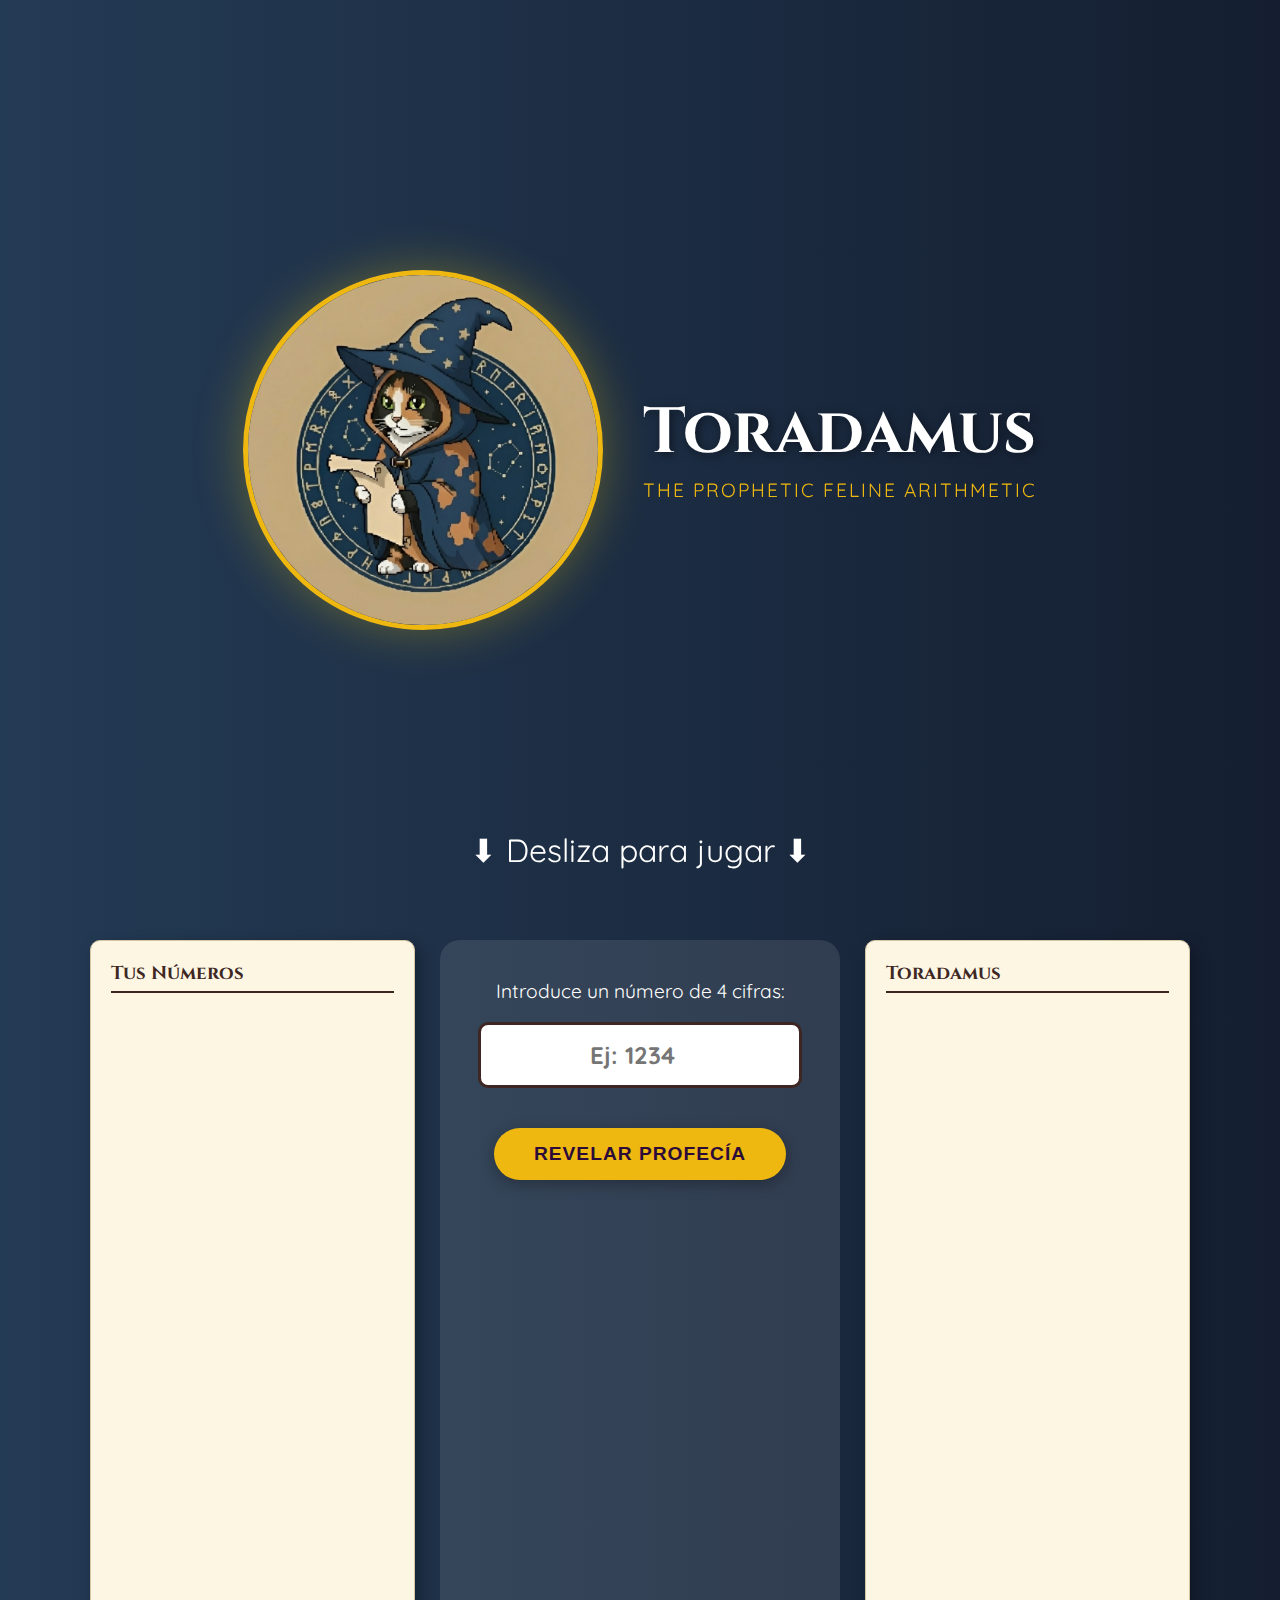
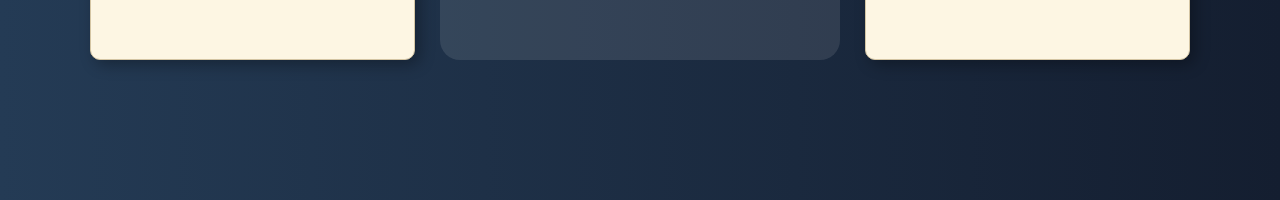
<file: docs/index.html>
<!DOCTYPE html>
<html lang="es">
<head>
    <meta charset="UTF-8">
    <meta name="viewport" content="width=device-width, initial-scale=1.0">
    <title>Toradamus - El Oráculo Aritmético</title>
    <link href="https://fonts.googleapis.com/css2?family=Cinzel:wght@700&family=Quicksand:wght@400;700&display=swap" rel="stylesheet">
    <link rel="stylesheet" href="styles.css">
</head>
<body>

    <header id="main-header">
        <div class="header-content">
            <img src="unnamed.jpg" alt="Toradamus" class="header-img">
            <div class="header-text">
                <h1>Toradamus</h1>
                <div class="subtitle">The Prophetic Feline Arithmetic</div>
            </div>
        </div>
        <div class="scroll-indicator">⬇ Desliza para jugar ⬇</div>
    </header>

    <div class="game-wrapper">
        <div class="game-layout">
            <div class="side-panel">
                <h3>Tus Números</h3>
                <div id="user-history"></div>
            </div>

            <div class="main-panel">
                <div id="running-sum-container" class="running-sum-container">
                    Σ: <span id="running-sum-val">0</span>
                </div>

                <div id="input-area" style="width: 100%; display: flex; flex-direction: column; align-items: center;">
                    <p id="instruction" style="color:white; font-size:1.2rem;">Introduce un número de 4 cifras:</p>
                    <input type="number" id="main-input" placeholder="Ej: 1234" onkeydown="if(event.key==='Enter') processInput()">
                    <br><br>
                    <button id="action-btn" onclick="processInput()">Revelar Profecía</button>
                    
                    <div id="wisdom-quote"></div>

                    <div id="end-game-buttons" style="display:none; flex-direction:column; gap:10px; width:100%; align-items:center;">
                        <button id="new-game-btn" class="btn-new-game" onclick="resetGame()">🔮 JUGAR DE NUEVO</button>
                        <button id="share-btn" class="btn-share" onclick="shareResults()">Compartir Sabiduría</button>
                    </div>
                </div>

                <div id="prediction-box" class="prediction-display">
                    <span style="font-size: 1rem; display:block; opacity: 0.8; font-weight:normal;">Predicción Final:</span>
                    <span id="prediction-val"></span>
                </div>
            </div>

            <div class="side-panel">
                <h3>Toradamus</h3>
                <div id="bot-history"></div>
            </div>
        </div>
    </div>

    <script src="script.js"></script>
</body>
</html>
</file>
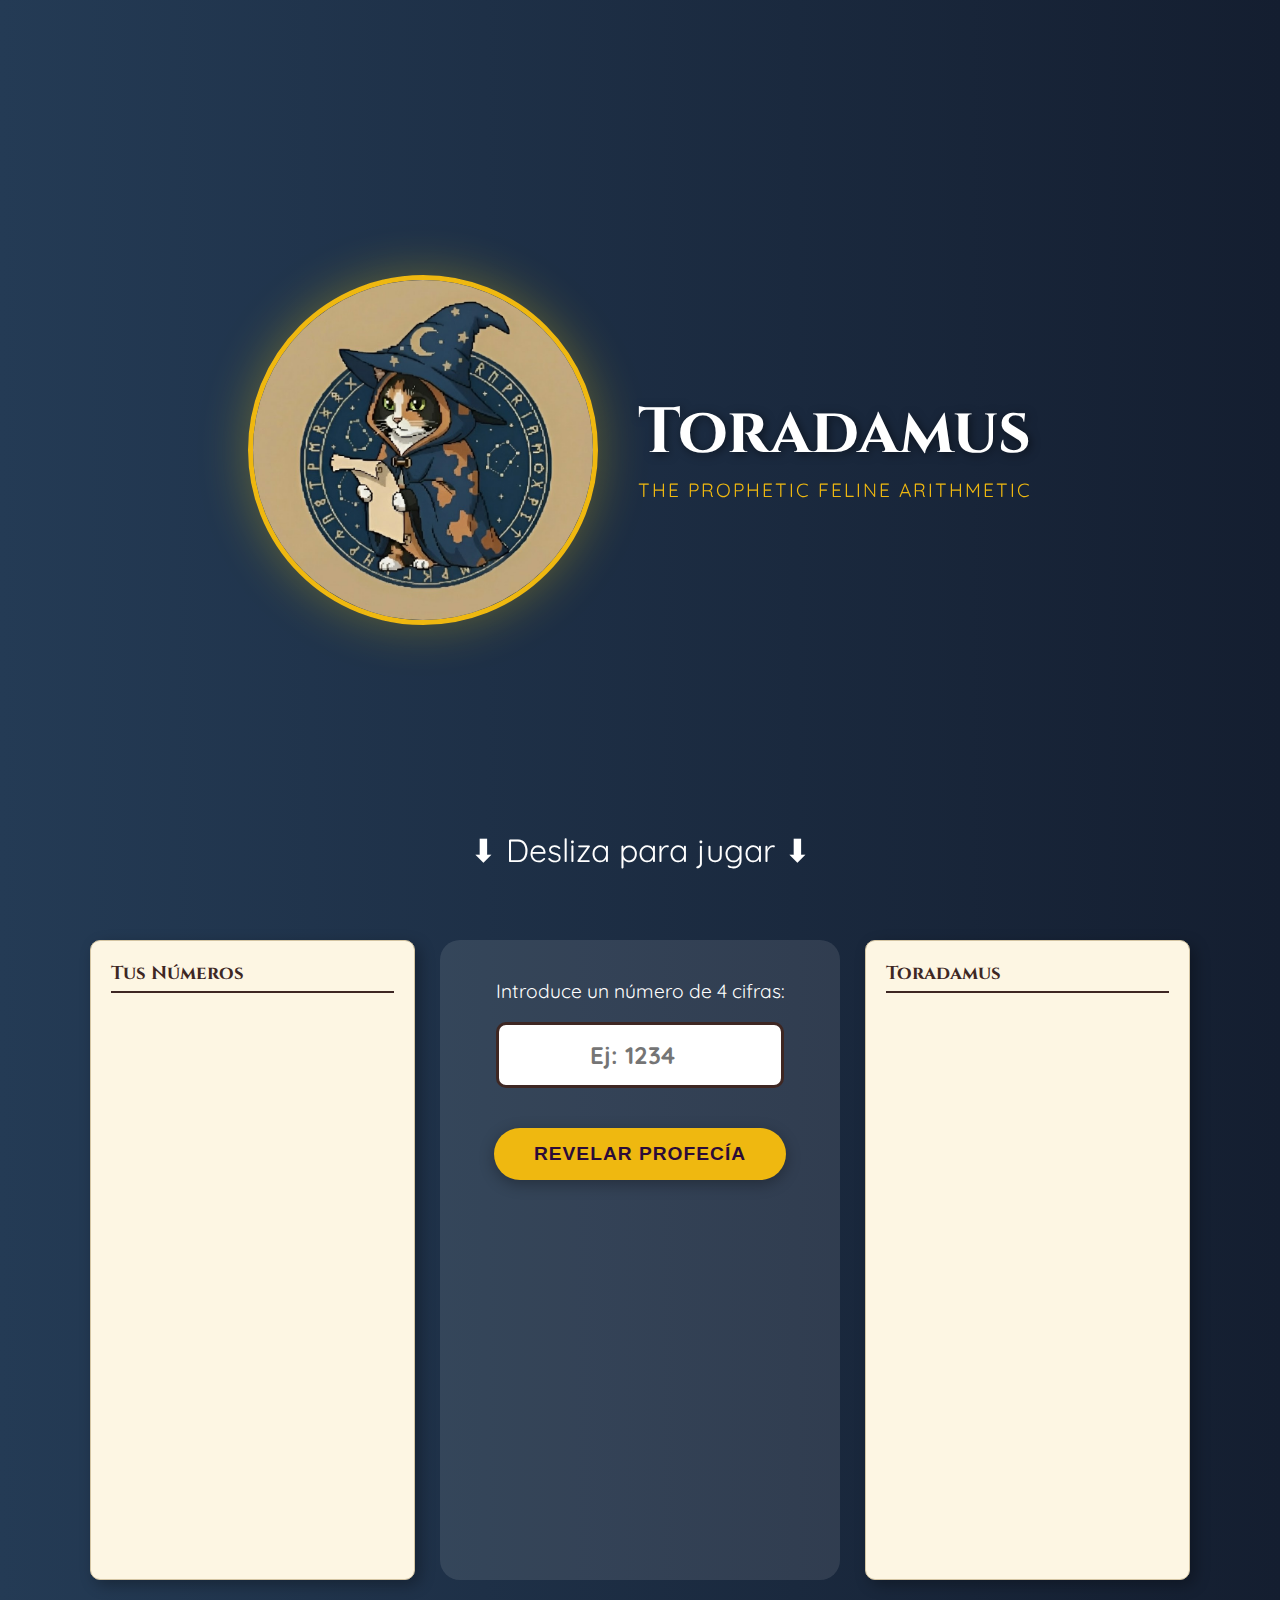
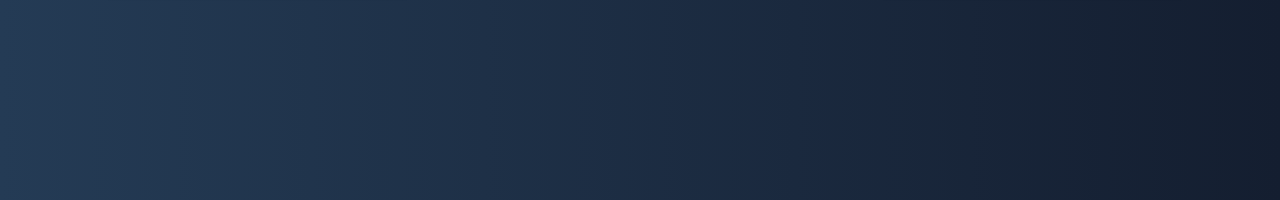
<file: frontend/index.html>
<!DOCTYPE html>
<html lang="es">
<head>
    <meta charset="UTF-8">
    <meta name="viewport" content="width=device-width, initial-scale=1.0">
    <title>Toradamus - El Oráculo Aritmético</title>
    
    <!-- Fuentes de Google -->
    <link href="https://fonts.googleapis.com/css2?family=Cinzel:wght@700&family=Quicksand:wght@400;700&display=swap" rel="stylesheet">
    
    <!-- Estilos CSS Modularizados -->
    <link rel="stylesheet" href="css/styles.css">
    <link rel="stylesheet" href="css/header.css">
    <link rel="stylesheet" href="css/game.css">
    <link rel="stylesheet" href="css/animations.css">
</head>
<body>

    <!--==========================================
        HEADER ANIMADO
        ========================================== -->
    <header id="main-header">
        <div class="header-content">
            <img src="assets/Toradamus.jpg" alt="Toradamus" class="header-img">
            <div class="header-text">
                <h1>Toradamus</h1>
                <div class="subtitle">The Prophetic Feline Arithmetic</div>
            </div>
        </div>
        <div class="scroll-indicator">⬇ Desliza para jugar ⬇</div>
    </header>

    <!--==========================================
        CONTENEDOR DEL JUEGO
        ========================================== -->
    <div class="game-wrapper">
        <div class="game-layout">
            
            <!-- Panel Izquierdo: Historial del Usuario -->
            <div class="side-panel">
                <h3>Tus Números</h3>
                <div id="user-history"></div>
            </div>

            <!-- Panel Central: Área de Juego -->
            <div class="main-panel">
                <!-- Suma Acumulada -->
                <div id="running-sum-container" class="running-sum-container">
                    Σ: <span id="running-sum-val">0</span>
                </div>

                <!-- Área de Input -->
                <div id="input-area">
                    <p id="instruction">Introduce un número de 4 cifras:</p>
                    <input 
                        type="number" 
                        id="main-input" 
                        placeholder="Ej: 1234"
                    >
                    <br><br>
                    <button id="action-btn">Revelar Profecía</button>
                    
                    <div id="wisdom-quote"></div>

                    <!-- Botones de fin de juego -->
                    <div id="end-game-buttons">
                        <button id="new-game-btn" class="btn-new-game">🔮 JUGAR DE NUEVO</button>
                        <button id="share-btn" class="btn-share">Compartir Sabiduría</button>
                    </div>
                </div>

                <!-- Caja de Predicción -->
                <div id="prediction-box" class="prediction-display">
                    <span style="font-size: 1rem; display:block; opacity: 0.8; font-weight:normal;">
                        Predicción Final:
                    </span>
                    <span id="prediction-val"></span>
                </div>
            </div>

            <!-- Panel Derecho: Historial de Toradamus -->
            <div class="side-panel">
                <h3>Toradamus</h3>
                <div id="bot-history"></div>
            </div>
            
        </div>
    </div>

    <!--==========================================
        SCRIPTS JAVASCRIPT MODULARIZADOS
        ========================================== -->
    <script type="module" src="js/main.js"></script>

</body>
</html>
</file>
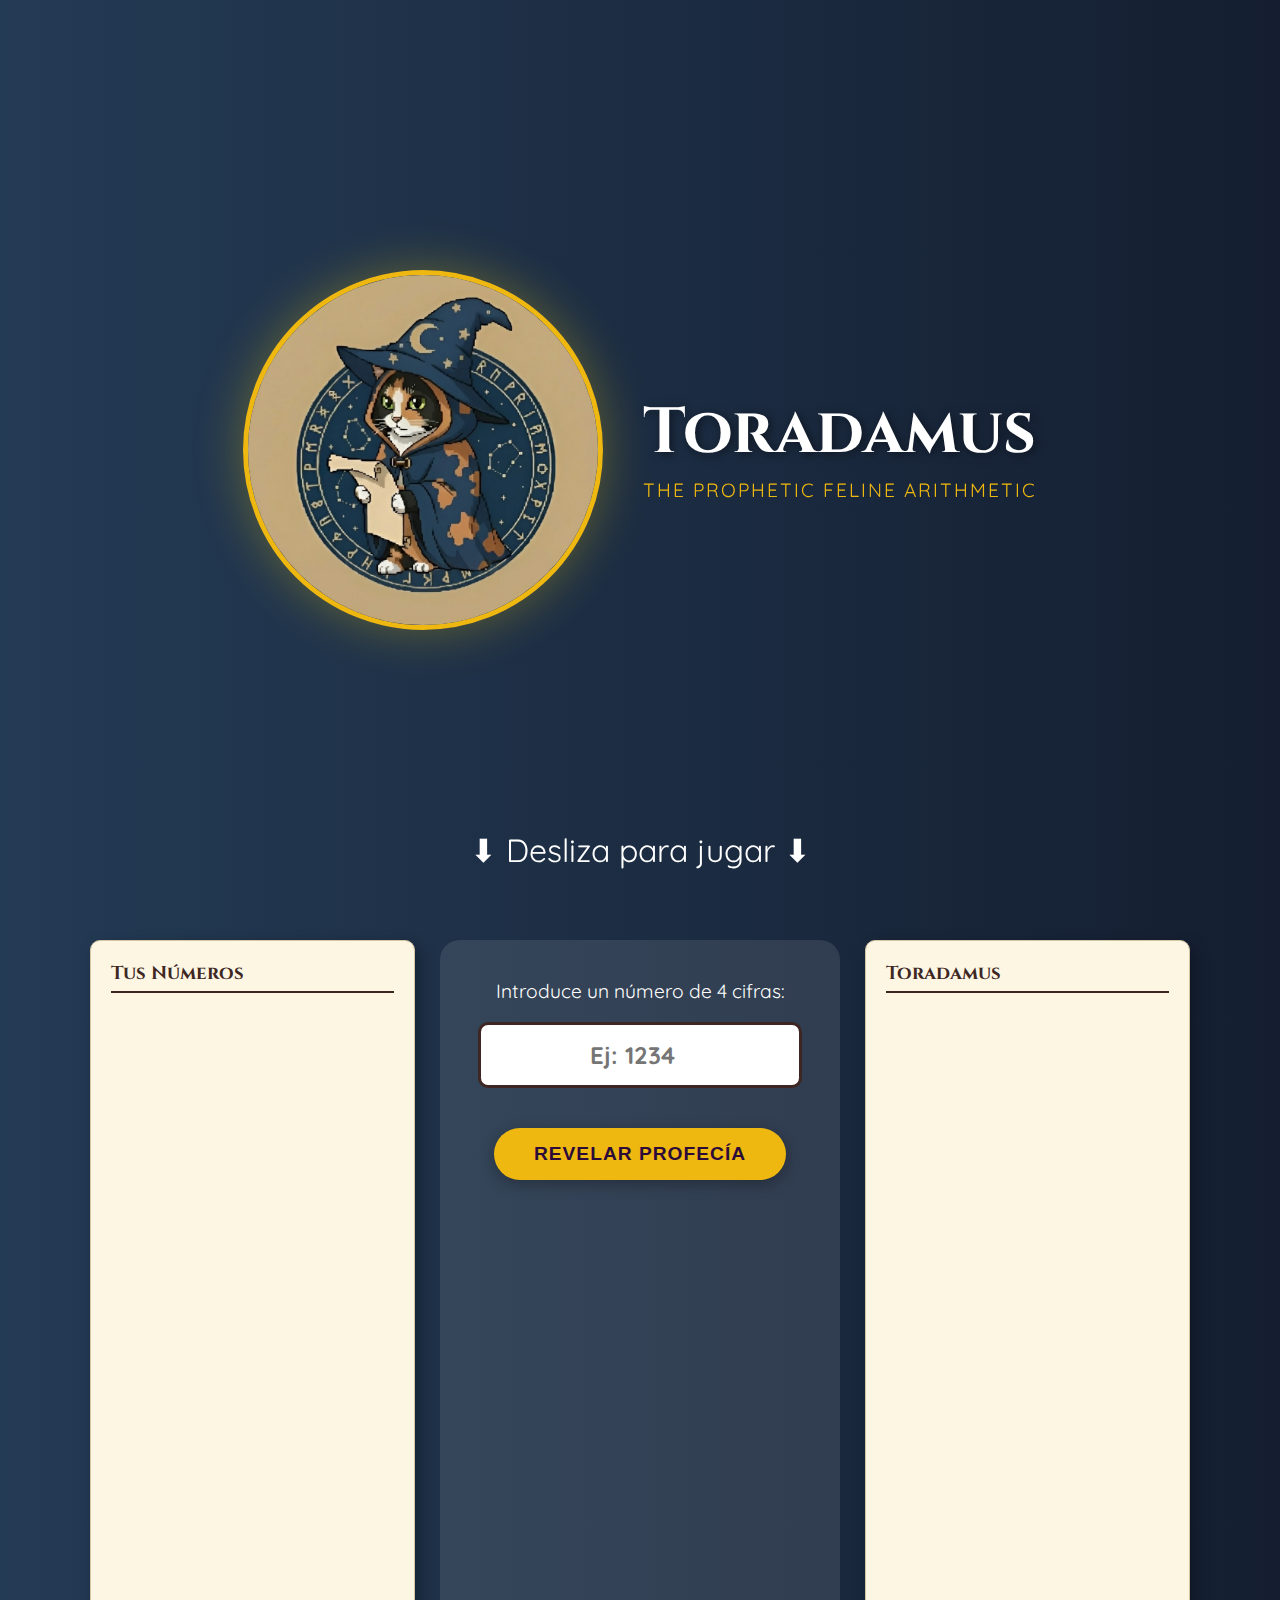
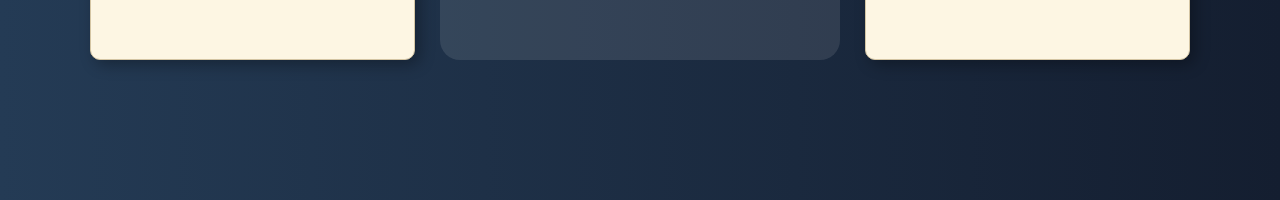
<file: docs/Toradamus_monolito.html>
<!DOCTYPE html>
<html lang="es">
<head>
    <meta charset="UTF-8">
    <meta name="viewport" content="width=device-width, initial-scale=1.0">
    <title>Toradamus - El Oráculo Aritmético</title>
    <link href="https://fonts.googleapis.com/css2?family=Cinzel:wght@700&family=Quicksand:wght@400;700&display=swap" rel="stylesheet">
    <style>
        :root {
            /* Paleta Inicial: Azul Profundo */
            --bg-start: #1a2a6c;
            --bg-mid: #b21f1f;
            --bg-end: #fdbb2d;
            
            --main-bg: #141E30; /* Azul oscuro elegante */
            --gradient-bg: linear-gradient(to right, #243B55, #141E30);
            
            --final-bg: #2c0b38; /* Púrpura místico para el final */
            --final-gradient: linear-gradient(to right,  #c9b084,#243B55);

            --accent-gold: #efb810;
            --text-light: #ffffff;
            --panel-paper: #fdf6e3; /* Color pergamino para los paneles */
            --text-dark: #1a3a5a;
        }

        body {
            background: var(--main-bg);
            background: var(--gradient-bg);
            color: var(--text-dark);
            font-family: 'Quicksand', sans-serif;
            margin: 0;
            padding: 0;
            min-height: 100vh;
            transition: background 1.5s ease;
            overflow-x: hidden;
        }

        /* Estado final del body */
        body.magic-end {
            background: var(--final-bg);
            background: var(--final-gradient);
        }

        /* --- HEADER ANIMADO --- */
        header {
            position: fixed;
            top: 0;
            left: 0;
            width: 100%;
            height: 100vh; /* Ocupa toda la pantalla al inicio */
            display: flex;
            align-items: center;
            justify-content: center;
            background: transparent;
            z-index: 100;
            transition: all 0.6s cubic-bezier(0.25, 0.8, 0.25, 1);
            padding: 0 5%;
            box-sizing: border-box;
        }

        /* Contenedor interno para dividir 50/50 */
        .header-content {
            display: flex;
            align-items: center;
            justify-content: center;
            width: 100%;
            max-width: 1200px;
            gap: 40px;
            transition: all 0.6s ease;
        }

        .header-img {
            width: 350px;
            height: 350px;
            object-fit: cover;
            border-radius: 50%;
            box-shadow: 0 0 50px rgba(255, 215, 0, 0.3);
            border: 5px solid var(--accent-gold);
            transition: all 0.6s ease;
        }

        .header-text {
            color: var(--text-light);
            text-align: left;
            transition: all 0.6s ease;
        }

        .header-text h1 {
            font-family: 'Cinzel', serif;
            font-size: 4rem;
            margin: 0;
            text-shadow: 2px 2px 10px rgba(0,0,0,0.5);
            line-height: 1.1;
        }

        .header-text .subtitle {
            font-size: 1.2rem;
            letter-spacing: 2px;
            text-transform: uppercase;
            color: var(--accent-gold);
            margin-top: 10px;
        }

        /* Flecha para indicar scroll */
        .scroll-indicator {
            position: absolute;
            bottom: 30px;
            left: 50%;
            transform: translateX(-50%);
            color: var(--text-light);
            font-size: 2rem;
            animation: bounce 2s infinite;
            opacity: 1;
            transition: opacity 0.3s;
        }

        /* --- ESTADO SCROLLED (Cabecera pequeña) --- */
        body.scrolled header {
            height: 100px; /* Altura reducida */
            background: rgba(20, 30, 48, 0.95); /* Fondo sólido semi-transparente */
            backdrop-filter: blur(10px);
            box-shadow: 0 4px 20px rgba(0,0,0,0.4);
            padding: 0 20px;
        }

        body.scrolled .header-content {
            justify-content: flex-start;
            gap: 20px;
        }

        body.scrolled .header-img {
            width: 70px;
            height: 70px;
            border-width: 2px;
            box-shadow: none;
        }

        body.scrolled .header-text h1 {
            font-size: 1.8rem;
        }
        
        body.scrolled .subtitle h1 {
            font-size:  1.8rem;
        }

        body.scrolled .scroll-indicator {
            opacity: 0;
            pointer-events: none;
        }

        /* --- CONTENEDOR DEL JUEGO --- */
        .game-wrapper {
            margin-top: 100vh; /* Empuja el juego debajo de la cabecera inicial */
            padding: 40px 20px;
            display: flex;
            justify-content: center;
            min-height: 80vh;
        }

        .game-layout {
            display: grid;
            grid-template-columns: 1fr 400px 1fr;
            gap: 25px;
            width: 100%;
            max-width: 1100px;
        }

        /* Paneles con estilo de papel/pergamino para contraste */
        .side-panel {
            background: var(--panel-paper);
            padding: 20px;
            border-radius: 10px;
            border: 1px solid #d4c5a3;
            box-shadow: 5px 5px 15px rgba(0,0,0,0.3);
            color: #3e2723; /* Marrón oscuro para texto */
        }

        .side-panel h3 {
            border-bottom: 2px solid #3e2723;
            padding-bottom: 5px;
            margin-top: 0;
            font-family: 'Cinzel', serif;
        }

        .main-panel {
            text-align: center;
            display: flex;
            flex-direction: column;
            gap: 20px;
            align-items: center;
            background: rgba(255, 255, 255, 0.1);
            padding: 20px;
            border-radius: 20px;
        }

        /* Suma Acumulada */
        .running-sum-container {
            background: var(--accent-gold);
            color: #2c0b38;
            padding: 10px 30px;
            border-radius: 50px;
            font-weight: 800;
            font-size: 1.5rem;
            box-shadow: 0 0 20px rgba(255, 215, 0, 0.4);
            display: none;
            animation: popIn 0.5s cubic-bezier(0.175, 0.885, 0.32, 1.275);
        }

        input {
            padding: 15px;
            border: 3px solid #3e2723;
            border-radius: 10px;
            width: 80%;
            font-size: 1.5rem;
            text-align: center;
            background: #fff;
            color: #3e2723;
            outline: none;
            font-family: 'Quicksand', sans-serif;
            font-weight: bold;
        }

        button {
            background-color: var(--accent-gold);
            color: #2c0b38;
            border: none;
            padding: 15px 40px;
            border-radius: 50px;
            cursor: pointer;
            font-weight: 800;
            font-size: 1.2rem;
            text-transform: uppercase;
            letter-spacing: 1px;
            transition: all 0.3s ease;
            position: relative;
            box-shadow: 0 4px 15px rgba(0,0,0,0.3);
        }

        button:hover {
            transform: scale(1.05);
            background-color: #fff;
        }

        .btn-new-game {
            background-color: #ffffff;
            color: var(--final-bg);
            margin-top: 20px;
            animation: pulse 2s infinite;
        }

        .btn-share {
            background-color: #25d366; 
            color: white; 
            margin-top: 10px;
        }

        .prediction-display {
            font-size: 2.5rem;
            font-weight: 800;
            padding: 20px;
            color: var(--accent-gold);
            text-shadow: 0 0 10px rgba(0,0,0,0.5);
            margin-top: 10px;
            display: none;
            border-top: 2px solid rgba(255,255,255,0.2);
            border-bottom: 2px solid rgba(255,255,255,0.2);
        }

        #wisdom-quote {
            font-style: italic;
            margin-top: 20px;
            min-height: 60px;
            color: var(--text-light);
            font-size: 1.1rem;
            font-weight: 600;
            padding: 10px;
        }

        .sparkle {
            position: absolute;
            pointer-events: none;
            width: 15px; /* Un poco más grandes para que se vea la forma */
            height: 15px;
            /* Forma de estrella geométrica */
            clip-path: polygon(50% 0%, 61% 35%, 98% 35%, 68% 57%, 79% 91%, 50% 70%, 21% 91%, 32% 57%, 2% 35%, 39% 35%);
            z-index: 9999;
            animation: fly 0.8s ease-out forwards, spin 0.8s linear infinite;
        }

        @keyframes spin {
            from { transform: rotate(0deg); }
            to { transform: rotate(360deg); }
        }

        @keyframes fly {
            0% { transform: translate(0,0) scale(0); opacity: 0; }
            20% { opacity: 1; transform: scale(1.2); }
            100% { transform: translate(var(--x), var(--y)) scale(0); opacity: 0; }
        }

        .number-entry { font-size: 1.3rem; margin: 10px 0; font-weight: bold; }
        
        @keyframes bounce { 0%, 20%, 50%, 80%, 100% {transform: translateX(-50%) translateY(0);} 40% {transform: translateX(-50%) translateY(-20px);} 60% {transform: translateX(-50%) translateY(-10px);} }
        @keyframes popIn { from { transform: scale(0); opacity: 0; } to { transform: scale(1); opacity: 1; } }
        @keyframes pulse { 0% { box-shadow: 0 0 0 0 rgba(255, 255, 255, 0.7); } 70% { box-shadow: 0 0 0 15px rgba(255, 255, 255, 0); } 100% { box-shadow: 0 0 0 0 rgba(255, 255, 255, 0); } }
        @keyframes fly { 0% { transform: translate(0,0) scale(1); opacity: 1; } 100% { transform: translate(var(--x), var(--y)) scale(0); opacity: 0; } }

        /* Responsive Design */
        @media (max-width: 900px) {
            .header-content { flex-direction: column; text-align: center; }
            .header-text { text-align: center; }
            .header-text h1 { font-size: 2.5rem; }
            .header-img { width: 250px; height: 250px; }
            .game-layout { grid-template-columns: 1fr; }
            
            /* Ajuste para móvil cuando se hace scroll */
            body.scrolled .header-content { flex-direction: row; }
        }
    </style>
</head>
<body>

    <header id="main-header">
        <div class="header-content">
            <img src="unnamed.jpg" alt="Toradamus" class="header-img">
            <div class="header-text">
                <h1>Toradamus</h1>
                <div class="subtitle">The Prophetic Feline Arithmetic</div>
            </div>
        </div>
        <div class="scroll-indicator">⬇ Desliza para jugar ⬇</div>
    </header>

    <div class="game-wrapper">
        <div class="game-layout">
            <div class="side-panel">
                <h3>Tus Números</h3>
                <div id="user-history"></div>
            </div>

            <div class="main-panel">
                <div id="running-sum-container" class="running-sum-container">
                    Σ: <span id="running-sum-val">0</span>
                </div>

                <div id="input-area" style="width: 100%; display: flex; flex-direction: column; align-items: center;">
                    <p id="instruction" style="color:white; font-size:1.2rem;">Introduce un número de 4 cifras:</p>
                    <input type="number" id="main-input" placeholder="Ej: 1234" onkeydown="if(event.key==='Enter') processInput()">
                    <br><br>
                    <button id="action-btn" onclick="processInput()">Revelar Profecía</button>
                    
                    <div id="wisdom-quote"></div>

                    <div id="end-game-buttons" style="display:none; flex-direction:column; gap:10px; width:100%; align-items:center;">
                        <button id="new-game-btn" class="btn-new-game" onclick="resetGame()">🔮 JUGAR DE NUEVO</button>
                        <button id="share-btn" class="btn-share" onclick="shareResults()">Compartir Sabiduría</button>
                    </div>
                </div>

                <div id="prediction-box" class="prediction-display">
                    <span style="font-size: 1rem; display:block; opacity: 0.8; font-weight:normal;">Predicción Final:</span>
                    <span id="prediction-val"></span>
                </div>
            </div>

            <div class="side-panel">
                <h3>Toradamus</h3>
                <div id="bot-history"></div>
            </div>
        </div>
    </div>

    <script>
        // Lógica de Scroll
        window.addEventListener('scroll', () => {
            const body = document.body;
            if (window.scrollY > 100) {
                body.classList.add('scrolled');
            } else {
                body.classList.remove('scrolled');
            }
        });

        // Lógica del Juego
        let gameState = "START"; 
        let prediction = 0;
        let turnCount = 0;
        let userNumbers = []; 
        let currentRunningSum = 0;

        const quotes = [
            "«El destino es un hilo de lana que yo ya he desenredado.»",
            "«Los números no mienten, aunque a veces ronronean.»",
            "«He visto el futuro en el fondo de un cuenco de leche.»",
            "«Siete vidas no bastan para entender mi poder matemático.»",
            "«Incluso un gato negro sabe que 2+2 son 4... si yo lo digo.»",
            "«Pitágoras era un aficionado comparado con un gato persiguiendo un láser.»",
            "«Tu mente humana suma; mi mente felina trasciende el cálculo.»",
            "«He calculado la trayectoria de esta suma antes de que tocaras el teclado.»",
            "«El caos del universo se ordena cuando me afilo las uñas.»",
            "«¿Schrödinger? Él dudaba. Yo siempre sé el resultado exacto.»",
            "«Mis bigotes detectan vibraciones numéricas que tú no puedes ver.»",
            "«Esta predicción estaba escrita en las estrellas... y en mi caja de arena.»",
            "«No es magia, es lógica felina superior.»",
            "«Humanos... siempre necesitan comprobarlo todo. Yo solo lo sé.»",
            "«La respuesta correcta brilla en la oscuridad, como mis ojos.»"
        ];

        const mainInput = document.getElementById('main-input');
        const instruction = document.getElementById('instruction');
        const actionBtn = document.getElementById('action-btn');
        const userHistory = document.getElementById('user-history');
        const botHistory = document.getElementById('bot-history');
        const predictionBox = document.getElementById('prediction-box');
        const predictionVal = document.getElementById('prediction-val');
        const wisdomQuote = document.getElementById('wisdom-quote');
        const endGameButtons = document.getElementById('end-game-buttons');
        const runningSumContainer = document.getElementById('running-sum-container');
        const runningSumVal = document.getElementById('running-sum-val');

        async function typeWriter(text, elementId, speed = 50) {
            const el = document.createElement('div');
            el.className = 'number-entry';
            document.getElementById(elementId).appendChild(el);
            for (let i = 0; i < text.length; i++) {
                el.innerHTML += text.charAt(i);
                await new Promise(r => setTimeout(r, speed));
            }
        }

        function createSparkles(el) {
            const rect = el.getBoundingClientRect();
            const centerX = rect.width / 2;
            const centerY = rect.height / 2;
            
            // Ajuste para cuando el botón está fixed o en flow diferente
            // Usamos coordenadas relativas al elemento
            for (let i = 0; i < 30; i++) {
                const s = document.createElement('div');
                s.className = 'sparkle';
                s.style.left = centerX + 'px';
                s.style.top = centerY + 'px';
                s.style.setProperty('--x', `${(Math.random() - 0.5) * 250}px`);
                s.style.setProperty('--y', `${(Math.random() - 0.5) * 250}px`);
                s.style.backgroundColor = Math.random() > 0.5 ? '#ffd700' : '#ffffff';
                el.appendChild(s);
                setTimeout(() => s.remove(), 800);
            }
        }

        function screenExplosion() {
    const burstCount = 120; // Cantidad de estrellas
    
    for (let i = 0; i < burstCount; i++) {
        const s = document.createElement('div');
        s.className = 'sparkle';
        
        // Posición inicial aleatoria en toda la ventana visible
        const posX = Math.random() * window.innerWidth;
        const posY = Math.random() * window.innerHeight;
        
        // Ajustamos la posición considerando el scroll actual
        s.style.left = posX + 'px';
        s.style.top = (posY + window.scrollY) + 'px';
        
        // Dirección de explosión (más amplia para las estrellas)
        const angle = Math.random() * Math.PI * 2;
        const distance = 100 + Math.random() * 200;
        const x = Math.cos(angle) * distance;
        const y = Math.sin(angle) * distance;
        
        s.style.setProperty('--x', `${x}px`);
        s.style.setProperty('--y', `${y}px`);
        
        // Colores de oráculo: Oro, Blanco, Diamante y Violeta
        const colors = ['#ffd700', '#ffffff', '#e0e0e0', '#f4d03f', '#a569bd'];
        const color = colors[Math.floor(Math.random() * colors.length)];
        s.style.backgroundColor = color;
        s.style.boxShadow = `0 0 15px ${color}`;
        
        document.body.appendChild(s);
        
        // Eliminación del elemento para no saturar la memoria
        setTimeout(() => s.remove(), 800);
    }
}

        function updateRunningSum(val) {
            currentRunningSum += val;
            runningSumVal.innerText = currentRunningSum;
            // Pequeña animación de escala cada vez que se actualiza
            runningSumContainer.style.transform = "scale(1.2)";
            setTimeout(() => runningSumContainer.style.transform = "scale(1)", 200);
        }

        async function processInput() {
            const val = parseInt(mainInput.value);
            if (isNaN(val) || val < 100 || val > 9999) return alert("¡Miau! Necesito un número de 3 o 4 cifras.");

            userNumbers.push(val);

            if (gameState === "START") {
                createSparkles(actionBtn);
                setTimeout(() => createSparkles(actionBtn), 900);
                setTimeout(() => createSparkles(actionBtn), 300);
                setTimeout(() => createSparkles(actionBtn), 600);
                prediction = 20000 + val - 2;
                predictionVal.innerText = prediction;
                predictionBox.style.display = 'block';
                
                runningSumContainer.style.display = 'inline-block';
                updateRunningSum(val);

                await typeWriter(`Humano: ${val}`, 'user-history');
                gameState = "PLAYING";
                instruction.innerText = "Ingresa el siguiente número:";
                mainInput.value = "";
                turnCount = 1;
                
                // Auto scroll suave hacia abajo para asegurar que se ve el juego
                window.scrollTo({ top: window.innerHeight*0.9, behavior: 'smooth' });
            } 
            else if (gameState === "PLAYING") {
                turnCount++;
                updateRunningSum(val);
                await typeWriter(`Humano: ${val}`, 'user-history');
                
                let response = 9999 - val;
                mainInput.value = "";
                mainInput.disabled = true;
                
                updateRunningSum(response); 

                await typeWriter(`Toradamus: `, 'bot-history');
                const lastEntry = botHistory.lastElementChild;
                for (let i = 0; i < response.toString().length; i++) {
                    lastEntry.innerHTML += response.toString().charAt(i);
                    await new Promise(r => setTimeout(r, 100));
                }

                if (turnCount < 3) {
                    mainInput.disabled = false;
                    instruction.innerText = "Un último número:";
                    mainInput.focus();
                } else {
                    document.body.classList.add('magic-end');
                    // ... cuando se cumple la profecía ...
                    screenExplosion();
                    // Una segunda oleada 200 milisegundos después para dar profundidad
                    setTimeout(screenExplosion, 200);
                    instruction.innerHTML = "<strong>✨ PROFECÍA CUMPLIDA ✨</strong>";
                    actionBtn.style.display = 'none';
                    mainInput.style.display = 'none';
                    wisdomQuote.innerText = quotes[Math.floor(Math.random() * quotes.length)];
                    endGameButtons.style.display = 'flex';
                    
                    // Explosión de chispas en toda la pantalla
                    createSparkles(document.body);
                }
            }
        }

        function shareResults() {
            const finalSum = predictionVal.innerText;
            const shareText = `🔮 Toradamus predijo la suma exacta de mis números: ${finalSum}. "Incluso un gato negro sabe que 2+2 son 4... si yo lo digo." ¡Juega ahora!`;
            
            if (navigator.share) {
                navigator.share({
                    title: 'Toradamus',
                    text: shareText,
                    url: window.location.href
                });
            } else {
                alert("Copia tu resultado: " + shareText);
            }
        }

        function resetGame() {
            document.body.classList.remove('magic-end');
            gameState = "START";
            turnCount = 0;
            userNumbers = [];
            currentRunningSum = 0;
            runningSumVal.innerText = "0";
            runningSumContainer.style.display = 'none';

            userHistory.innerHTML = "";
            botHistory.innerHTML = "";
            predictionBox.style.display = 'none';
            mainInput.style.display = 'inline-block';
            mainInput.disabled = false;
            mainInput.value = "";
            actionBtn.style.display = 'inline-block';
            endGameButtons.style.display = 'none';
            wisdomQuote.innerText = "";
            instruction.innerText = "Introduce un número de 4 cifras:";
            
            // Scroll hacia arriba suavemente
            window.scrollTo({ top: 0, behavior: 'smooth' });
        }
    </script>
</body>
</html>
</file>
<file: docs/styles.css>
:root {
    /* Paleta Inicial: Azul Profundo */
    --bg-start: #1a2a6c;
    --bg-mid: #b21f1f;
    --bg-end: #fdbb2d;
    
    --main-bg: #141E30; /* Azul oscuro elegante */
    --gradient-bg: linear-gradient(to right, #243B55, #141E30);
    
    --final-bg: #2c0b38; /* Púrpura místico para el final */
    --final-gradient: linear-gradient(to right,  #c9b084,#243B55);

    --accent-gold: #efb810;
    --text-light: #ffffff;
    --panel-paper: #fdf6e3; /* Color pergamino para los paneles */
    --text-dark: #1a3a5a;
}

body {
    background: var(--main-bg);
    background: var(--gradient-bg);
    color: var(--text-dark);
    font-family: 'Quicksand', sans-serif;
    margin: 0;
    padding: 0;
    min-height: 100vh;
    transition: background 1.5s ease;
    overflow-x: hidden;
}

/* Estado final del body */
body.magic-end {
    background: var(--final-bg);
    background: var(--final-gradient);
}

/* --- HEADER ANIMADO --- */
header {
    position: fixed;
    top: 0;
    left: 0;
    width: 100%;
    height: 100vh; /* Ocupa toda la pantalla al inicio */
    display: flex;
    align-items: center;
    justify-content: center;
    background: transparent;
    z-index: 100;
    transition: all 0.6s cubic-bezier(0.25, 0.8, 0.25, 1);
    padding: 0 5%;
    box-sizing: border-box;
}

/* Contenedor interno para dividir 50/50 */
.header-content {
    display: flex;
    align-items: center;
    justify-content: center;
    width: 100%;
    max-width: 1200px;
    gap: 40px;
    transition: all 0.6s ease;
}

.header-img {
    width: 350px;
    height: 350px;
    object-fit: cover;
    border-radius: 50%;
    box-shadow: 0 0 50px rgba(255, 215, 0, 0.3);
    border: 5px solid var(--accent-gold);
    transition: all 0.6s ease;
}

.header-text {
    color: var(--text-light);
    text-align: left;
    transition: all 0.6s ease;
}

.header-text h1 {
    font-family: 'Cinzel', serif;
    font-size: 4rem;
    margin: 0;
    text-shadow: 2px 2px 10px rgba(0,0,0,0.5);
    line-height: 1.1;
}

.header-text .subtitle {
    font-size: 1.2rem;
    letter-spacing: 2px;
    text-transform: uppercase;
    color: var(--accent-gold);
    margin-top: 10px;
}

/* Flecha para indicar scroll */
.scroll-indicator {
    position: absolute;
    bottom: 30px;
    left: 50%;
    transform: translateX(-50%);
    color: var(--text-light);
    font-size: 2rem;
    animation: bounce 2s infinite;
    opacity: 1;
    transition: opacity 0.3s;
}

/* --- ESTADO SCROLLED (Cabecera pequeña) --- */
body.scrolled header {
    height: 100px; /* Altura reducida */
    background: rgba(20, 30, 48, 0.95); /* Fondo sólido semi-transparente */
    backdrop-filter: blur(10px);
    box-shadow: 0 4px 20px rgba(0,0,0,0.4);
    padding: 0 20px;
}

body.scrolled .header-content {
    justify-content: flex-start;
    gap: 20px;
}

body.scrolled .header-img {
    width: 70px;
    height: 70px;
    border-width: 2px;
    box-shadow: none;
}

body.scrolled .header-text h1 {
    font-size: 1.8rem;
}

body.scrolled .subtitle h1 {
    font-size:  1.8rem;
}

body.scrolled .scroll-indicator {
    opacity: 0;
    pointer-events: none;
}

/* --- CONTENEDOR DEL JUEGO --- */
.game-wrapper {
    margin-top: 100vh; /* Empuja el juego debajo de la cabecera inicial */
    padding: 40px 20px;
    display: flex;
    justify-content: center;
    min-height: 80vh;
}

.game-layout {
    display: grid;
    grid-template-columns: 1fr 400px 1fr;
    gap: 25px;
    width: 100%;
    max-width: 1100px;
}

/* Paneles con estilo de papel/pergamino para contraste */
.side-panel {
    background: var(--panel-paper);
    padding: 20px;
    border-radius: 10px;
    border: 1px solid #d4c5a3;
    box-shadow: 5px 5px 15px rgba(0,0,0,0.3);
    color: #3e2723; /* Marrón oscuro para texto */
}

.side-panel h3 {
    border-bottom: 2px solid #3e2723;
    padding-bottom: 5px;
    margin-top: 0;
    font-family: 'Cinzel', serif;
}

.main-panel {
    text-align: center;
    display: flex;
    flex-direction: column;
    gap: 20px;
    align-items: center;
    background: rgba(255, 255, 255, 0.1);
    padding: 20px;
    border-radius: 20px;
}

/* Suma Acumulada */
.running-sum-container {
    background: var(--accent-gold);
    color: #2c0b38;
    padding: 10px 30px;
    border-radius: 50px;
    font-weight: 800;
    font-size: 1.5rem;
    box-shadow: 0 0 20px rgba(255, 215, 0, 0.4);
    display: none;
    animation: popIn 0.5s cubic-bezier(0.175, 0.885, 0.32, 1.275);
}

input {
    padding: 15px;
    border: 3px solid #3e2723;
    border-radius: 10px;
    width: 80%;
    font-size: 1.5rem;
    text-align: center;
    background: #fff;
    color: #3e2723;
    outline: none;
    font-family: 'Quicksand', sans-serif;
    font-weight: bold;
}

button {
    background-color: var(--accent-gold);
    color: #2c0b38;
    border: none;
    padding: 15px 40px;
    border-radius: 50px;
    cursor: pointer;
    font-weight: 800;
    font-size: 1.2rem;
    text-transform: uppercase;
    letter-spacing: 1px;
    transition: all 0.3s ease;
    position: relative;
    box-shadow: 0 4px 15px rgba(0,0,0,0.3);
}

button:hover {
    transform: scale(1.05);
    background-color: #fff;
}

.btn-new-game {
    background-color: #ffffff;
    color: var(--final-bg);
    margin-top: 20px;
    animation: pulse 2s infinite;
}

.btn-share {
    background-color: #25d366; 
    color: white; 
    margin-top: 10px;
}

.prediction-display {
    font-size: 2.5rem;
    font-weight: 800;
    padding: 20px;
    color: var(--accent-gold);
    text-shadow: 0 0 10px rgba(0,0,0,0.5);
    margin-top: 10px;
    display: none;
    border-top: 2px solid rgba(255,255,255,0.2);
    border-bottom: 2px solid rgba(255,255,255,0.2);
}

#wisdom-quote {
    font-style: italic;
    margin-top: 20px;
    min-height: 60px;
    color: var(--text-light);
    font-size: 1.1rem;
    font-weight: 600;
    padding: 10px;
}

.sparkle {
    position: absolute;
    pointer-events: none;
    width: 15px; /* Un poco más grandes para que se vea la forma */
    height: 15px;
    /* Forma de estrella geométrica */
    clip-path: polygon(50% 0%, 61% 35%, 98% 35%, 68% 57%, 79% 91%, 50% 70%, 21% 91%, 32% 57%, 2% 35%, 39% 35%);
    z-index: 9999;
    animation: fly 0.8s ease-out forwards, spin 0.8s linear infinite;
}

.number-entry { 
    font-size: 1.3rem; 
    margin: 10px 0; 
    font-weight: bold; 
}

/* Animaciones */
@keyframes spin {
    from { transform: rotate(0deg); }
    to { transform: rotate(360deg); }
}

@keyframes fly {
    0% { transform: translate(0,0) scale(0); opacity: 0; }
    20% { opacity: 1; transform: scale(1.2); }
    100% { transform: translate(var(--x), var(--y)) scale(0); opacity: 0; }
}

@keyframes bounce { 
    0%, 20%, 50%, 80%, 100% {transform: translateX(-50%) translateY(0);} 
    40% {transform: translateX(-50%) translateY(-20px);} 
    60% {transform: translateX(-50%) translateY(-10px);} 
}

@keyframes popIn { 
    from { transform: scale(0); opacity: 0; } 
    to { transform: scale(1); opacity: 1; } 
}

@keyframes pulse { 
    0% { box-shadow: 0 0 0 0 rgba(255, 255, 255, 0.7); } 
    70% { box-shadow: 0 0 0 15px rgba(255, 255, 255, 0); } 
    100% { box-shadow: 0 0 0 0 rgba(255, 255, 255, 0); } 
}

/* Responsive Design */
@media (max-width: 900px) {
    .header-content { flex-direction: column; text-align: center; }
    .header-text { text-align: center; }
    .header-text h1 { font-size: 2.5rem; }
    .header-img { width: 250px; height: 250px; }
    .game-layout { grid-template-columns: 1fr; }
    
    /* Ajuste para móvil cuando se hace scroll */
    body.scrolled .header-content { flex-direction: row; }
}
</file>
<file: frontend/css/styles.css>
/* ==========================================
    TORADAMUS - ESTILOS BASE
    Variables CSS y estilos generales
   ========================================== */

:root {
    /* Paleta de colores inicial: Azul Profundo */
    --bg-start: #1a2a6c;
    --bg-mid: #b21f1f;
    --bg-end: #fdbb2d;
    
    --main-bg: #141E30;
    --gradient-bg: linear-gradient(to right, #243B55, #141E30);
    
    /* Paleta final: Púrpura místico */
    --final-bg: #2c0b38;
    --final-gradient: linear-gradient(to right, #c9b084, #243B55);

    /* Colores de acento */
    --accent-gold: #efb810;
    --text-light: #ffffff;
    --panel-paper: #fdf6e3;
    --text-dark: #1a3a5a;
}

/* ==========================================
    ESTILOS GLOBALES
   ========================================== */

* {
    box-sizing: border-box;
}

body {
    background: var(--main-bg);
    background: var(--gradient-bg);
    color: var(--text-dark);
    font-family: 'Quicksand', sans-serif;
    margin: 0;
    padding: 0;
    min-height: 100vh;
    transition: background 1.5s ease;
    overflow-x: hidden;
}

/* Estado final del body cuando se cumple la profecía */
body.magic-end {
    background: var(--final-bg);
    background: var(--final-gradient);
}

/* ==========================================
    RESPONSIVE DESIGN
   ========================================== */

@media (max-width: 900px) {
    .header-content {
        flex-direction: column;
        text-align: center;
    }
    
    .header-text {
        text-align: center;
    }
    
    .header-text h1 {
        font-size: 2.5rem;
    }
    
    .header-img {
        width: 250px;
        height: 250px;
    }
    
    .game-layout {
        grid-template-columns: 1fr;
    }
    
    /* Ajuste para móvil cuando se hace scroll */
    body.scrolled .header-content {
        flex-direction: row;
    }
}
</file>
<file: frontend/css/header.css>
/* ==========================================
    HEADER ANIMADO
   ========================================== */

header {
    position: fixed;
    top: 0;
    left: 0;
    width: 100%;
    height: 100vh;
    display: flex;
    align-items: center;
    justify-content: center;
    background: transparent;
    z-index: 100;
    transition: all 0.6s cubic-bezier(0.25, 0.8, 0.25, 1);
    padding: 0 5%;
    box-sizing: border-box;
}

/* Contenedor interno para dividir 50/50 */
.header-content {
    display: flex;
    align-items: center;
    justify-content: center;
    width: 100%;
    max-width: 1200px;
    gap: 40px;
    transition: all 0.6s ease;
}

.header-img {
    width: 350px;
    height: 350px;
    object-fit: cover;
    border-radius: 50%;
    box-shadow: 0 0 50px rgba(255, 215, 0, 0.3);
    border: 5px solid var(--accent-gold);
    transition: all 0.6s ease;
}

.header-text {
    color: var(--text-light);
    text-align: left;
    transition: all 0.6s ease;
}

.header-text h1 {
    font-family: 'Cinzel', serif;
    font-size: 4rem;
    margin: 0;
    text-shadow: 2px 2px 10px rgba(0,0,0,0.5);
    line-height: 1.1;
}

.header-text .subtitle {
    font-size: 1.2rem;
    letter-spacing: 2px;
    text-transform: uppercase;
    color: var(--accent-gold);
    margin-top: 10px;
}

/* Flecha indicadora de scroll */
.scroll-indicator {
    position: absolute;
    bottom: 30px;
    left: 50%;
    transform: translateX(-50%);
    color: var(--text-light);
    font-size: 2rem;
    animation: bounce 2s infinite;
    opacity: 1;
    transition: opacity 0.3s;
}

/* ==========================================
    ESTADO SCROLLED - Header compacto
   ========================================== */

body.scrolled header {
    height: 100px;
    background: rgba(20, 30, 48, 0.95);
    backdrop-filter: blur(10px);
    box-shadow: 0 4px 20px rgba(0,0,0,0.4);
    padding: 0 20px;
}

body.scrolled .header-content {
    justify-content: flex-start;
    gap: 20px;
}

body.scrolled .header-img {
    width: 70px;
    height: 70px;
    border-width: 2px;
    box-shadow: none;
}

body.scrolled .header-text h1 {
    font-size: 1.8rem;
}

body.scrolled .subtitle h1 {
    font-size: 1.8rem;
}

body.scrolled .scroll-indicator {
    opacity: 0;
    pointer-events: none;
}
</file>
<file: frontend/css/game.css>
/* ==========================================
    CONTENEDOR DEL JUEGO
   ========================================== */

.game-wrapper {
    margin-top: 100vh;
    padding: 40px 20px;
    display: flex;
    justify-content: center;
    min-height: 80vh;
}

.game-layout {
    display: grid;
    grid-template-columns: 1fr 400px 1fr;
    gap: 25px;
    width: 100%;
    max-width: 1100px;
}

/* ==========================================
    PANELES LATERALES
   ========================================== */

.side-panel {
    background: var(--panel-paper);
    padding: 20px;
    border-radius: 10px;
    border: 1px solid #d4c5a3;
    box-shadow: 5px 5px 15px rgba(0,0,0,0.3);
    color: #3e2723;
}

.side-panel h3 {
    border-bottom: 2px solid #3e2723;
    padding-bottom: 5px;
    margin-top: 0;
    font-family: 'Cinzel', serif;
}

.number-entry {
    font-size: 1.3rem;
    margin: 10px 0;
    font-weight: bold;
}

/* ==========================================
    PANEL CENTRAL
   ========================================== */

.main-panel {
    text-align: center;
    display: flex;
    flex-direction: column;
    gap: 20px;
    align-items: center;
    background: rgba(255, 255, 255, 0.1);
    padding: 20px;
    border-radius: 20px;
}

/* Suma Acumulada */
.running-sum-container {
    background: var(--accent-gold);
    color: #2c0b38;
    padding: 10px 30px;
    border-radius: 50px;
    font-weight: 800;
    font-size: 1.5rem;
    box-shadow: 0 0 20px rgba(255, 215, 0, 0.4);
    display: none;
    animation: popIn 0.5s cubic-bezier(0.175, 0.885, 0.32, 1.275);
}

/* ==========================================
    INPUTS Y BOTONES
   ========================================== */

input {
    padding: 15px;
    border: 3px solid #3e2723;
    border-radius: 10px;
    width: 80%;
    font-size: 1.5rem;
    text-align: center;
    background: #fff;
    color: #3e2723;
    outline: none;
    font-family: 'Quicksand', sans-serif;
    font-weight: bold;
}

button {
    background-color: var(--accent-gold);
    color: #2c0b38;
    border: none;
    padding: 15px 40px;
    border-radius: 50px;
    cursor: pointer;
    font-weight: 800;
    font-size: 1.2rem;
    text-transform: uppercase;
    letter-spacing: 1px;
    transition: all 0.3s ease;
    position: relative;
    box-shadow: 0 4px 15px rgba(0,0,0,0.3);
}

button:hover {
    transform: scale(1.05);
    background-color: #fff;
}

.btn-new-game {
    background-color: #ffffff;
    color: var(--final-bg);
    margin-top: 20px;
    animation: pulse 2s infinite;
}

.btn-share {
    background-color: #25d366;
    color: white;
    margin-top: 10px;
}

/* ==========================================
    PREDICCIÓN Y MENSAJES
   ========================================== */

.prediction-display {
    font-size: 2.5rem;
    font-weight: 800;
    padding: 20px;
    color: var(--accent-gold);
    text-shadow: 0 0 10px rgba(0,0,0,0.5);
    margin-top: 10px;
    display: none;
    border-top: 2px solid rgba(255,255,255,0.2);
    border-bottom: 2px solid rgba(255,255,255,0.2);
}

#wisdom-quote {
    font-style: italic;
    margin-top: 20px;
    min-height: 60px;
    color: var(--text-light);
    font-size: 1.1rem;
    font-weight: 600;
    padding: 10px;
}

#instruction {
    color: white;
    font-size: 1.2rem;
}

#input-area {
    width: 100%;
    display: flex;
    flex-direction: column;
    align-items: center;
}

#end-game-buttons {
    display: none;
    flex-direction: column;
    gap: 10px;
    width: 100%;
    align-items: center;
}
</file>
<file: frontend/css/animations.css>
/* ==========================================
    EFECTOS DE PARTÍCULAS
    ========================================== */

.sparkle {
    position: absolute;
    pointer-events: none;
    width: 15px;
    height: 15px;
    /* Forma de estrella geométrica */
    clip-path: polygon(50% 0%, 61% 35%, 98% 35%, 68% 57%, 79% 91%, 50% 70%, 21% 91%, 32% 57%, 2% 35%, 39% 35%);
    z-index: 9999;
    animation: fly 0.8s ease-out forwards, spin 0.8s linear infinite;
}

/*==========================================
    KEYFRAMES
========================================== */

@keyframes spin {
    from {
        transform: rotate(0deg);
    }
    to {
        transform: rotate(360deg);
    }
}

@keyframes fly {
    0% {
        transform: translate(0, 0) scale(0);
        opacity: 0;
    }
    20% {
        opacity: 1;
        transform: scale(1.2);
    }
    100% {
        transform: translate(var(--x), var(--y)) scale(0);
        opacity: 0;
    }
}

@keyframes bounce {
    0%, 20%, 50%, 80%, 100% {
        transform: translateX(-50%) translateY(0);
    }
    40% {
        transform: translateX(-50%) translateY(-20px);
    }
    60% {
        transform: translateX(-50%) translateY(-10px);
    }
}

@keyframes popIn {
    from {
        transform: scale(0);
        opacity: 0;
    }
    to {
        transform: scale(1);
        opacity: 1;
    }
}

@keyframes pulse {
    0% {
        box-shadow: 0 0 0 0 rgba(255, 255, 255, 0.7);
    }
    70% {
        box-shadow: 0 0 0 15px rgba(255, 255, 255, 0);
    }
    100% {
        box-shadow: 0 0 0 0 rgba(255, 255, 255, 0);
    }
}
</file>
